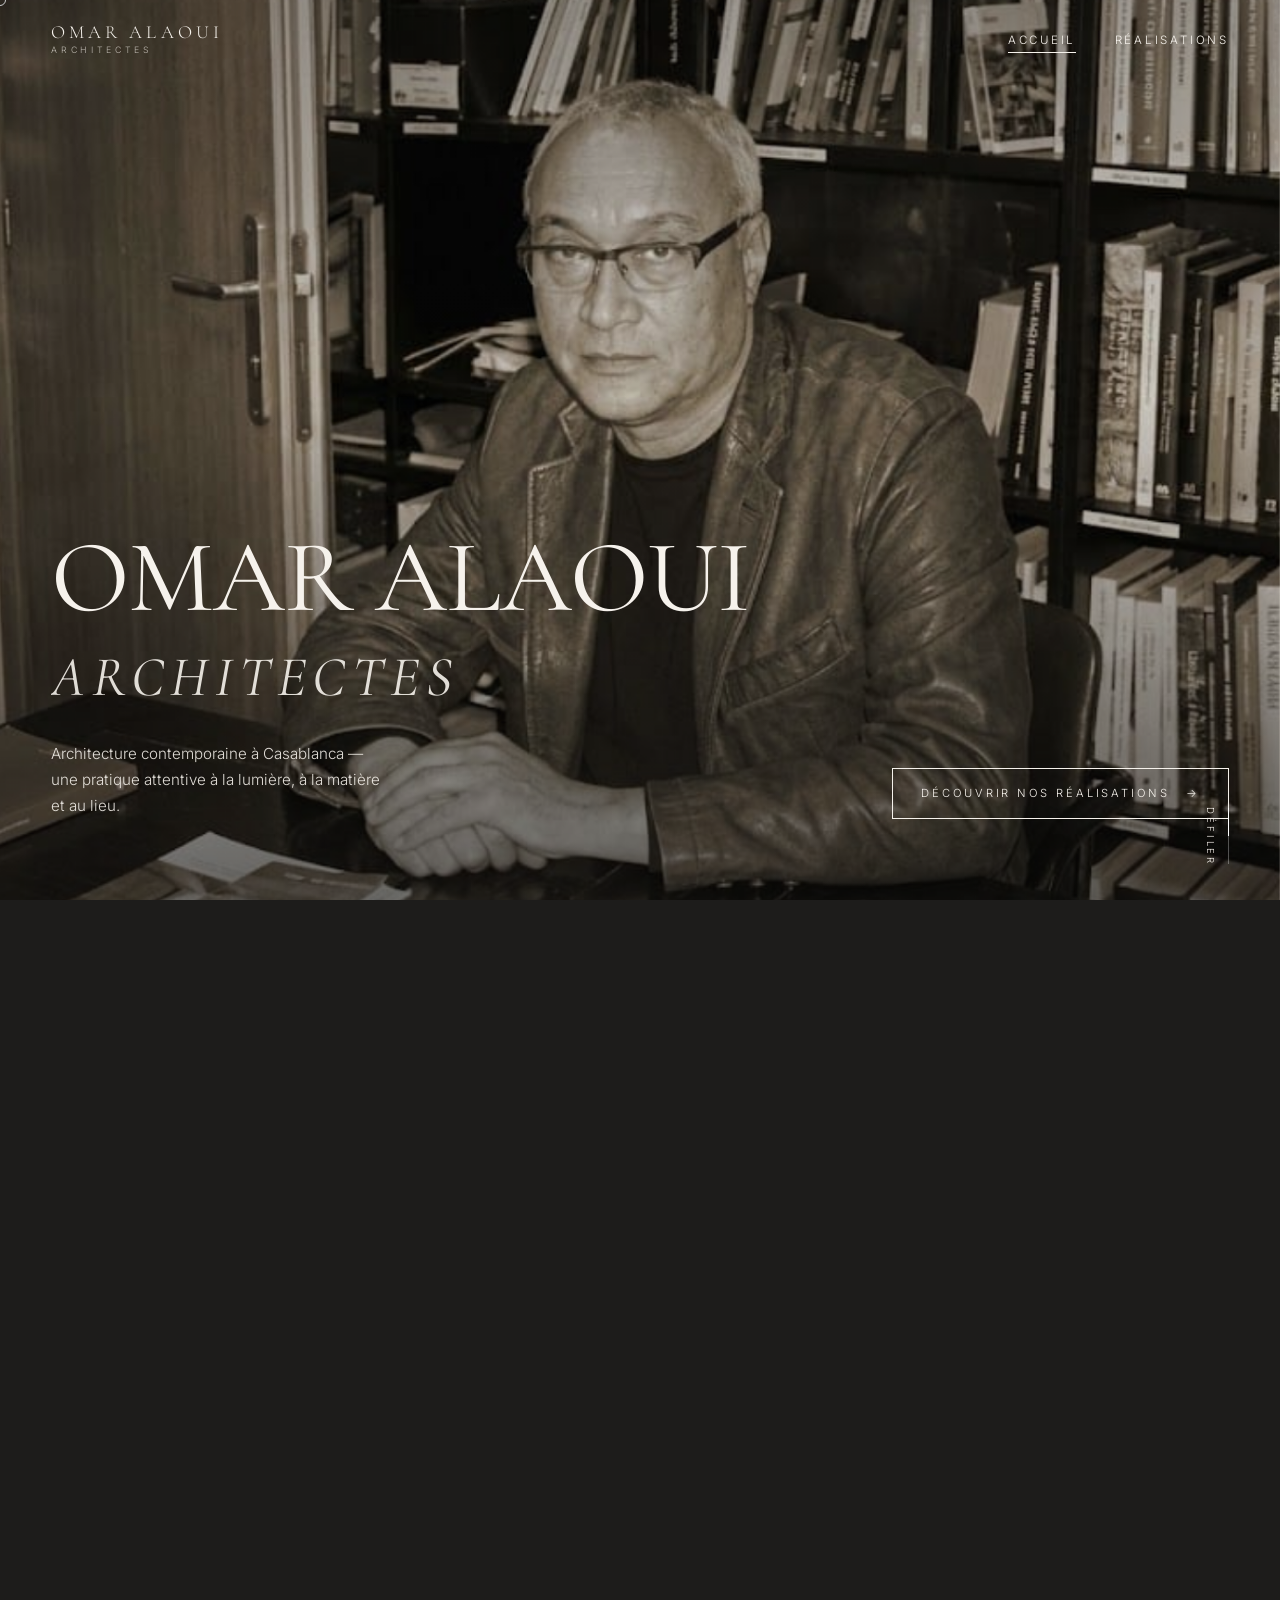
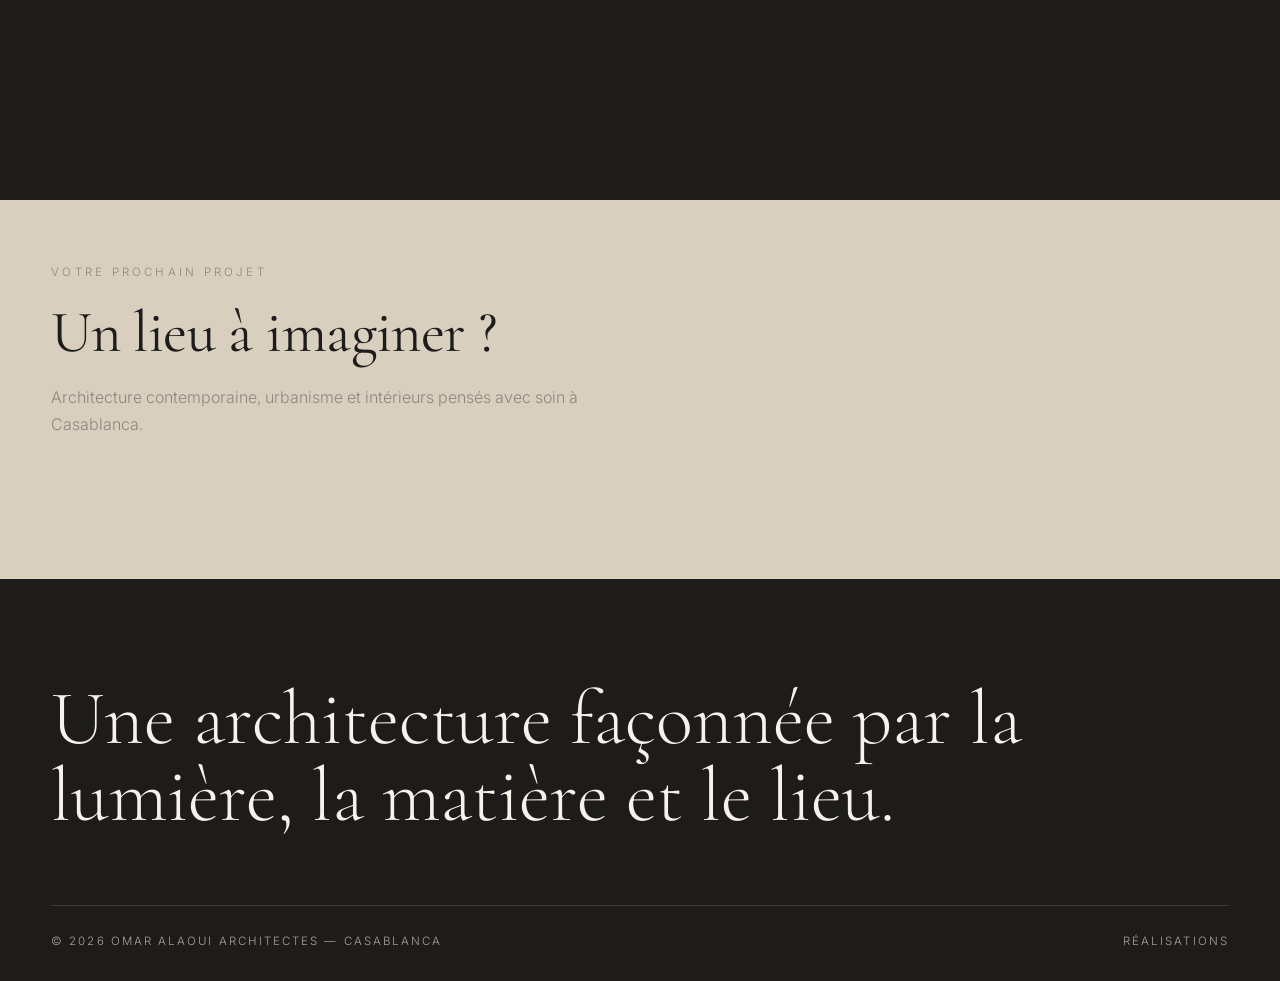
<file: index.html>
<!DOCTYPE html>
<html lang="fr">
<head>
<meta charset="utf-8">
<meta name="viewport" content="width=device-width,initial-scale=1">
<title>Omar Alaoui Architectes — Casablanca</title>
<meta name="description" content="Omar Alaoui Architectes, cabinet d'architecture basé à Casablanca, Maroc.">
<link rel="preconnect" href="https://fonts.googleapis.com"><link rel="preconnect" href="https://fonts.gstatic.com" crossorigin>
<link href="https://fonts.googleapis.com/css2?family=Cormorant+Garamond:ital,wght@0,300;0,400;0,500;1,300;1,400&family=Inter:wght@300;400&display=swap" rel="stylesheet">
<link rel="stylesheet" href="style.css">
</head>
<body data-page="home">
<a class="skip" href="#main">Aller au contenu</a>
<div id="site-header"></div>
<main id="main">
  <section class="hero" style="--hero:url('images/home-hero.png')">
    <div class="hero-media" data-parallax=".1" role="img" aria-label="Portrait en noir et blanc dans une bibliothèque"></div>
    <div class="hero-inner">
      <h1><span class="mask"><span>OMAR ALAOUI</span></span><span class="mask l2"><span>ARCHITECTES</span></span></h1>
      <div class="hero-row">
        <p>Architecture contemporaine à Casablanca — une pratique attentive à la lumière, à la matière et au lieu.</p>
        <a class="btn" href="work.html">Découvrir nos réalisations</a>
      </div>
    </div>
    <div class="scroll" aria-hidden="true"><i></i>DÉFILER</div>
  </section>

  <section class="band">
    <div class="wrap">
      <span class="eyebrow rv">Sélection</span>
      <div class="feature">
        <div class="a img-reveal"><div class="ph real" style="background-image:url('images/home-feature.png')" data-parallax=".06" role="img" aria-label="Cour intérieure contemporaine avec bassin et oliviers"></div></div>
        <div class="b rv"><h2>Une architecture pensée comme un paysage.</h2><p style="margin-top:20px;color:#bdb6aa">Lignes, lumière, matière : découvrez une sélection de projets du cabinet.</p><p style="margin-top:30px"><a class="btn" href="work.html">Voir les réalisations</a></p></div>
      </div>
    </div>
  </section>

  <section class="studio-promo" aria-labelledby="studio-promo-title">
    <div class="wrap promo-inner">
      <div class="rv">
        <span class="eyebrow">Votre prochain projet</span>
        <h2 id="studio-promo-title">Un lieu à imaginer&nbsp;?</h2>
        <p>Architecture contemporaine, urbanisme et intérieurs pensés avec soin à Casablanca.</p>
      </div>
    </div>
  </section>
</main>
<div id="site-footer"></div>
<script src="script.js"></script>
</body>
</html>
</file>
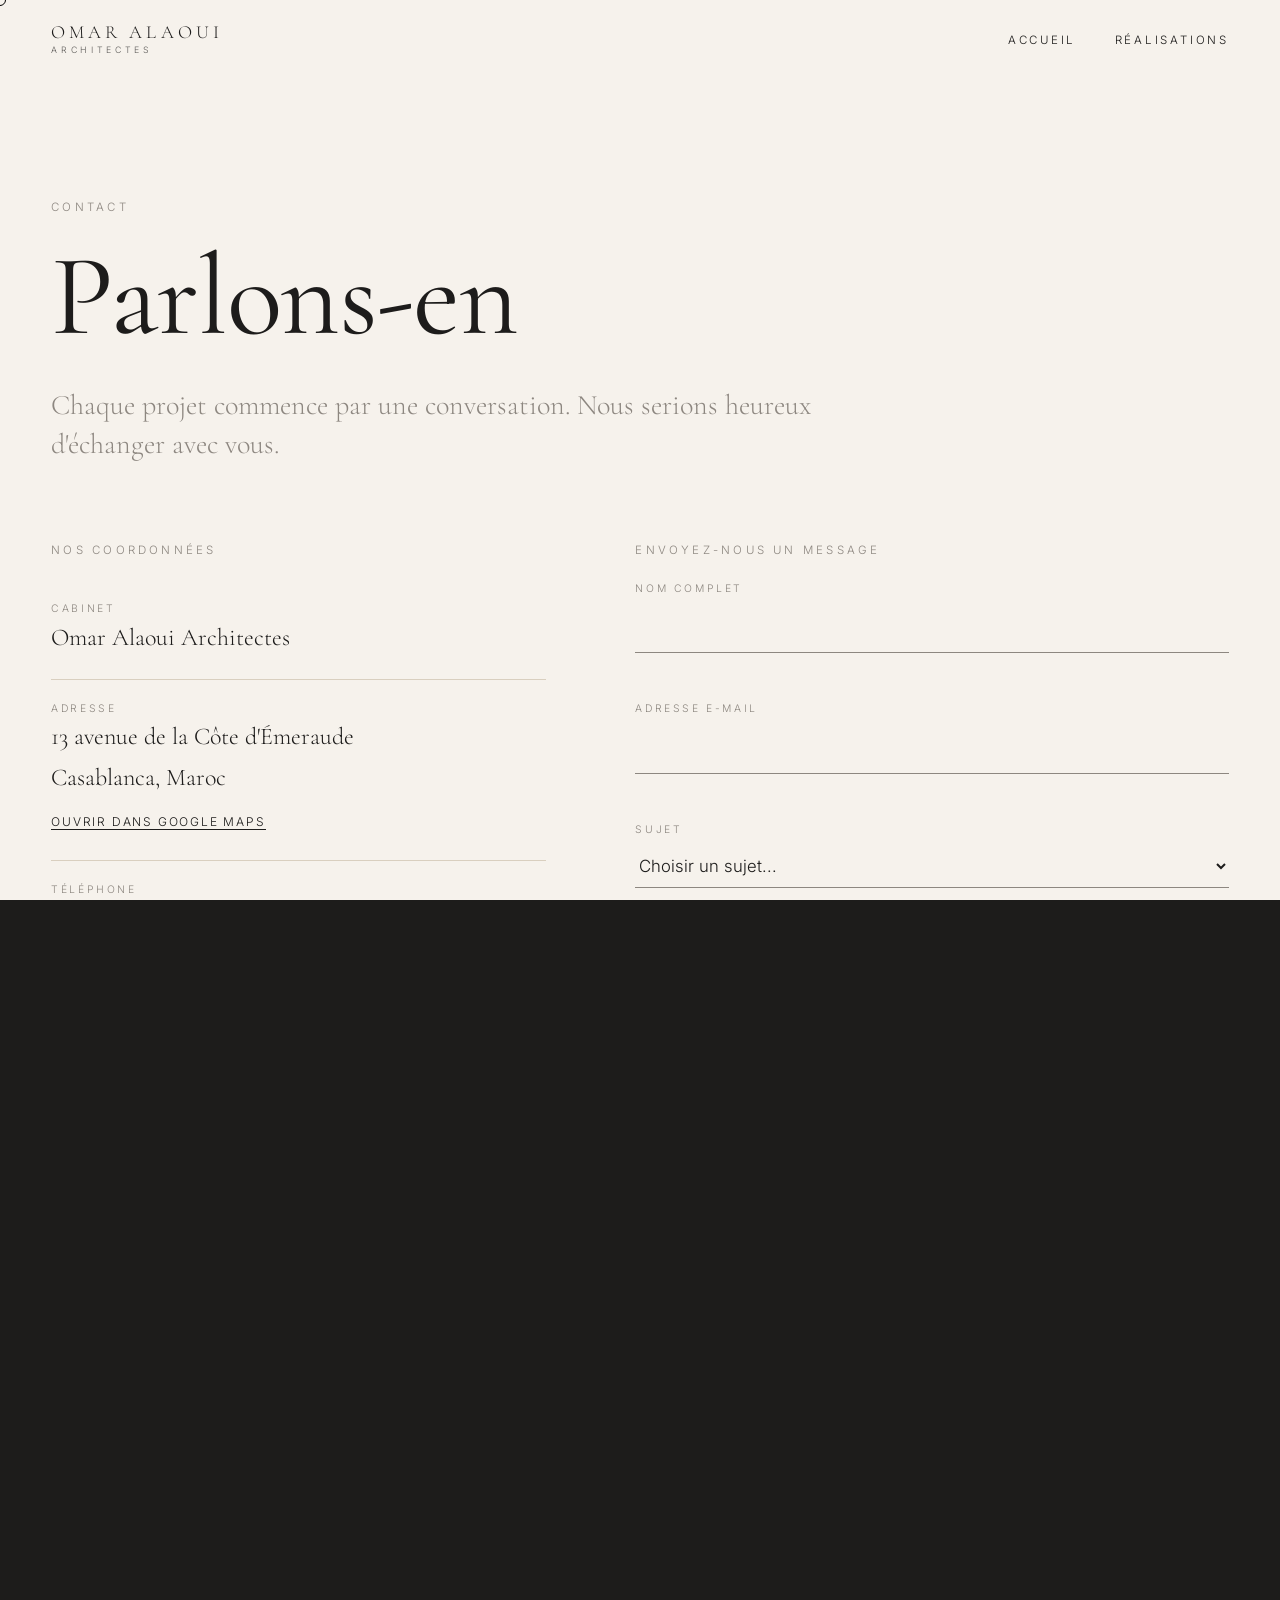
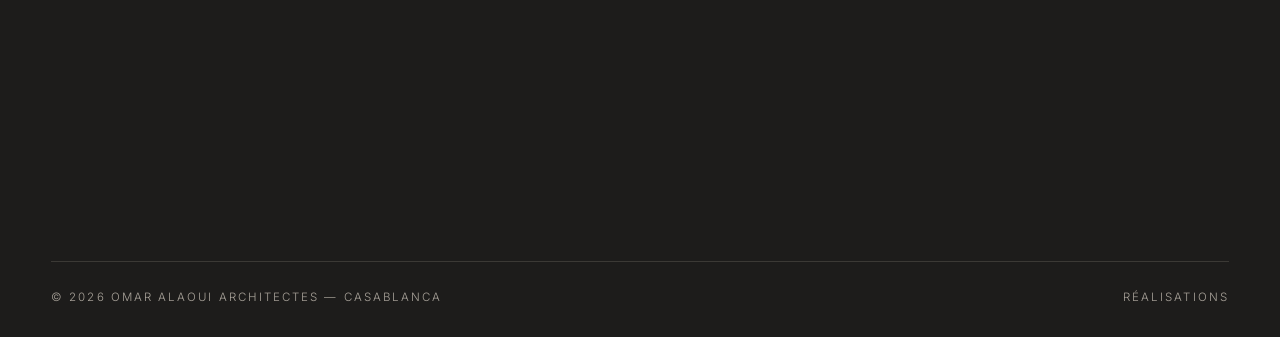
<file: contact.html>
<!DOCTYPE html>
<html lang="fr">
<head>
<meta charset="utf-8">
<meta name="viewport" content="width=device-width, initial-scale=1">

<title>Contact — Omar Alaoui Architectes</title>
<meta name="description" content="Contacter Omar Alaoui Architectes à Casablanca.">

<link rel="preconnect" href="https://fonts.googleapis.com">
<link rel="preconnect" href="https://fonts.gstatic.com" crossorigin>

<link href="https://fonts.googleapis.com/css2?family=Cormorant+Garamond:ital,wght@0,300;0,400;0,500;1,300;1,400&family=Inter:wght@300;400&display=swap" rel="stylesheet">

<link rel="stylesheet" href="style.css">
</head>

<body data-page="contact" class="light">

<a class="skip" href="#main">Aller au contenu</a>

<div id="site-header"></div>

<main id="main">

<section class="page-head">
  <div class="wrap">
    <span class="eyebrow">Contact</span>
    <h1>
      <span class="mask">
        <span>Parlons-en</span>
      </span>
    </h1>
    <p class="lead">
      Chaque projet commence par une conversation.
      Nous serions heureux d'échanger avec vous.
    </p>
  </div>
</section>

<section style="padding-top:0">
<div class="wrap contact-grid">

<!-- CONTACT INFORMATION -->

<div class="rv">

  <span class="eyebrow">Nos coordonnées</span>

  <dl>

    <div>
      <dt>Cabinet</dt>
      <dd>Omar Alaoui Architectes</dd>
    </div>

    <div>
      <dt>Adresse</dt>
      <dd>
        13 avenue de la Côte d'Émeraude<br>
        Casablanca, Maroc<br>

        <a
          href="https://www.google.com/maps/search/?api=1&query=13+avenue+de+la+C%C3%B4te+d%27%C3%89meraude+Casablanca"
          target="_blank"
          rel="noopener"
          style="font-family:var(--sans);font-size:.75rem;letter-spacing:.15em;text-transform:uppercase;border-bottom:1px solid"
        >
          Ouvrir dans Google Maps
        </a>
      </dd>
    </div>

    <div>
      <dt>Téléphone</dt>
      <dd>
        <a href="tel:+212522392406">
          +212 5 22 39 24 06
        </a>
      </dd>
    </div>

    <div>
      <dt>Email</dt>
      <dd>
        <a href="mailto:contact@omaralaoui.ma">
          contact@omaralaoui.ma
        </a>
      </dd>
    </div>

  </dl>

</div>

<!-- CONTACT FORM -->

<form id="cform" class="rv" novalidate>

  <span class="eyebrow">Envoyez-nous un message</span>

  <div class="f">
    <label for="name">Nom complet</label>
    <input
      id="name"
      name="name"
      autocomplete="name"
      required
      minlength="2"
      aria-describedby="e1"
    >
    <span class="err" id="e1"></span>
  </div>

  <div class="f">
    <label for="email">Adresse e-mail</label>
    <input
      id="email"
      name="email"
      type="email"
      autocomplete="email"
      required
      aria-describedby="e2"
    >
    <span class="err" id="e2"></span>
  </div>

  <div class="f">
    <label for="subject">Sujet</label>
    <select
      id="subject"
      name="subject"
      required
      aria-describedby="e3"
    >
      <option value="">Choisir un sujet...</option>
      <option value="Nouveau projet">Nouveau projet</option>
      <option value="Collaboration">Collaboration</option>
      <option value="Presse">Presse</option>
      <option value="Autre">Autre</option>
    </select>
    <span class="err" id="e3"></span>
  </div>

  <div class="f">
    <label for="message">Votre message</label>
    <textarea
      id="message"
      name="message"
      required
      minlength="10"
      rows="5"
      aria-describedby="e4"
    ></textarea>
    <span class="err" id="e4"></span>
  </div>

  <button class="btn dark" type="submit">
    Envoyer le message
  </button>

  <p
    id="ok"
    class="ok"
    role="status"
    tabindex="-1"
    style="display:none"
  >
    Votre application e-mail va s'ouvrir pour envoyer votre message.
  </p>

</form>

</div>

<div class="wrap">
  <div class="mapbox">
    Omar Alaoui Architectes — Casablanca, Maroc.
    Merci de contacter le cabinet pour confirmer les coordonnées
    avant tout déplacement.
  </div>
</div>

</section>

</main>

<div id="site-footer"></div>

<script src="script.js"></script>

<script>
(function () {

  const form = document.getElementById('cform');

  if (!form) return;

  const fields = {
    name: {
      error: 'Veuillez saisir votre nom.',
      validate: value => value.trim().length >= 2
    },

    email: {
      error: 'Veuillez saisir une adresse e-mail valide.',
      validate: value => /^[^\s@]+@[^\s@]+\.[^\s@]{2,}$/.test(value.trim())
    },

    subject: {
      error: 'Veuillez choisir un sujet.',
      validate: value => value !== ''
    },

    message: {
      error: 'Votre message doit contenir au moins 10 caractères.',
      validate: value => value.trim().length >= 10
    }
  };

  function check(input) {

    const rule = fields[input.name];

    const error = input.parentElement.querySelector('.err');

    const valid = rule.validate(input.value);

    error.textContent = valid ? '' : rule.error;

    input.setAttribute('aria-invalid', String(!valid));

    return valid;
  }

  form.querySelectorAll('input, select, textarea')
    .forEach(input => {

      input.addEventListener('blur', () => check(input));

      input.addEventListener('input', () => {

        if (input.getAttribute('aria-invalid') === 'true') {
          check(input);
        }

      });

      input.addEventListener('change', () => check(input));

    });

  form.addEventListener('submit', function (event) {

    event.preventDefault();

    let valid = true;
    let firstInvalid = null;

    form.querySelectorAll('input, select, textarea')
      .forEach(input => {

        if (!check(input)) {
          valid = false;
          firstInvalid = firstInvalid || input;
        }

      });

    if (!valid) {
      firstInvalid.focus();
      return;
    }

    const name = document.getElementById('name').value.trim();
    const email = document.getElementById('email').value.trim();
    const subject = document.getElementById('subject').value;
    const message = document.getElementById('message').value.trim();

    const recipient = 'contact@omaralaoui.ma';

    const mailSubject = encodeURIComponent(subject + ' — ' + name);

    const mailBody = encodeURIComponent(
      'Nom : ' + name +
      '\nE-mail : ' + email +
      '\nSujet : ' + subject +
      '\n\nMessage :\n' + message
    );

    const mailto =
      'mailto:' + recipient +
      '?subject=' + mailSubject +
      '&body=' + mailBody;

    document.getElementById('ok').style.display = 'block';

    window.location.href = mailto;

  });

})();
</script>

</body>
</html>
</file>
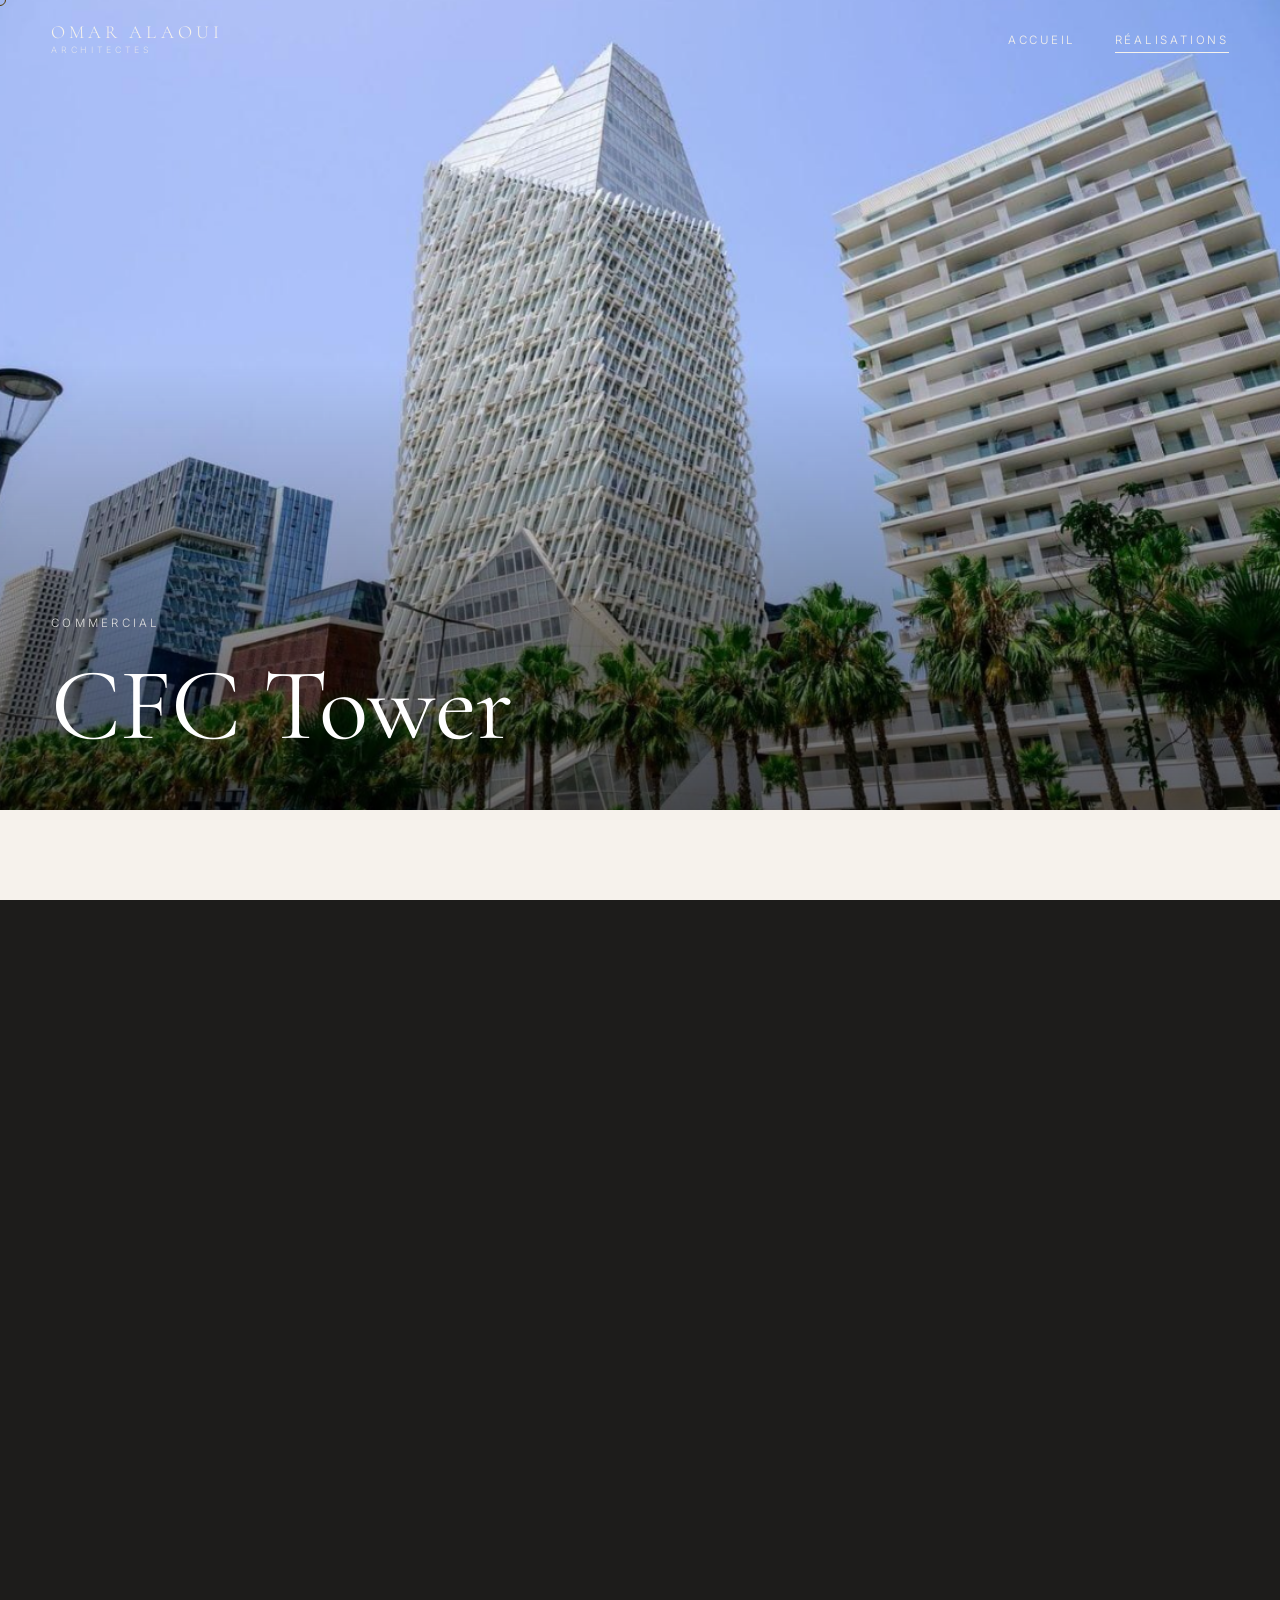
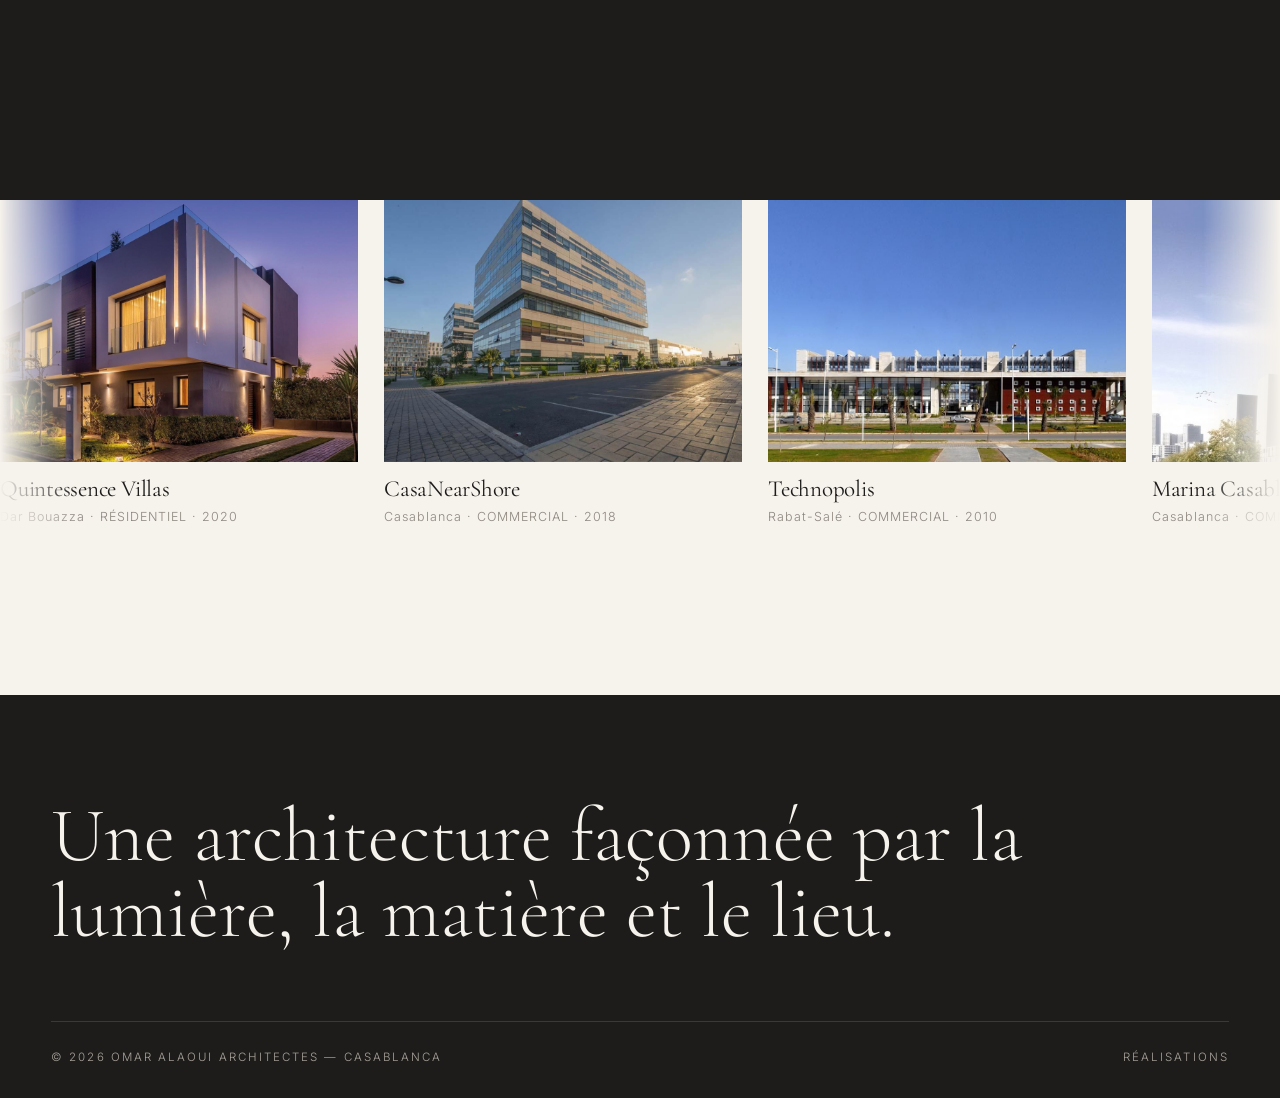
<file: project.html>
<!DOCTYPE html>
<html lang="fr">
<head>
<meta charset="utf-8">
<meta name="viewport" content="width=device-width,initial-scale=1">
<title>Projet — Omar Alaoui Architectes</title>
<link rel="preconnect" href="https://fonts.googleapis.com"><link rel="preconnect" href="https://fonts.gstatic.com" crossorigin>
<link href="https://fonts.googleapis.com/css2?family=Cormorant+Garamond:ital,wght@0,300;0,400;0,500;1,300;1,400&family=Inter:wght@300;400&display=swap" rel="stylesheet">
<link rel="stylesheet" href="style.css">
</head>
<body data-page="project">
<a class="skip" href="#main">Aller au contenu</a>
<div id="site-header"></div>
<main id="main"><div id="project"></div></main>
<div id="site-footer"></div>
<script src="script.js"></script>
</body>
</html>
</file>
<file: style.css>
/* ============================================================
   Omar Alaoui Architectes — shared styles
   ============================================================ */
:root{
  --white:#f6f2ec; --paper:#efe9df; --beige:#d9cfbf; --stone:#8d8780; --char:#1d1c1b; --ink:#111;
  --serif:'Cormorant Garamond','Cormorant',Georgia,'Times New Roman',serif;
  --sans:'Inter','Helvetica Neue',Arial,system-ui,sans-serif;
  --pad:clamp(20px,4vw,64px); --ease:cubic-bezier(.19,1,.22,1);
  --hero:url('images/architecture.jpg');
}

/* Reset */
*{box-sizing:border-box;margin:0;padding:0}
html{scroll-behavior:smooth;-webkit-text-size-adjust:100%}
body{background:var(--white);color:var(--char);font-family:var(--sans);font-weight:300;line-height:1.7;overflow-x:hidden;-webkit-font-smoothing:antialiased}
img{max-width:100%;display:block}
a{color:inherit;text-decoration:none}
button{font:inherit;color:inherit;background:none;border:0;cursor:pointer}
:focus-visible{outline:2px solid var(--char);outline-offset:4px}
.skip{position:absolute;left:-999px;top:8px;background:var(--char);color:var(--white);padding:8px 14px;z-index:300}
.skip:focus{left:8px}

/* Typography */
h1,h2,h3{font-family:var(--serif);font-weight:400;line-height:1.05;letter-spacing:-.01em}
h1{font-size:clamp(2.8rem,8vw,7.5rem)}
h2{font-size:clamp(2rem,4.6vw,4rem)}
h3{font-size:clamp(1.4rem,2.2vw,2rem)}
.eyebrow{font-size:.72rem;letter-spacing:.28em;text-transform:uppercase;color:var(--stone);display:block;margin-bottom:1.2rem}
.wrap{padding-inline:var(--pad);max-width:1600px;margin-inline:auto}
section{padding-block:clamp(70px,11vw,160px)}
p{max-width:62ch}
.lead{font-family:var(--serif);font-size:clamp(1.3rem,2.2vw,2rem);line-height:1.4;max-width:30em}

/* Loader & page transitions */
.loader,.curtain{position:fixed;inset:0;background:var(--char);color:var(--white);z-index:500;display:flex;align-items:center;justify-content:center;flex-direction:column;gap:14px}
.loader{transition:transform 1s var(--ease) .2s}
.loader.done{transform:translateY(-100%);pointer-events:none}
.loader b{font-family:var(--serif);font-weight:400;font-size:clamp(1.4rem,3vw,2.2rem);letter-spacing:.3em;text-align:center;max-width:90vw;word-break:break-word}
.loader i{display:block;width:120px;height:1px;background:rgba(255,255,255,.2);position:relative;overflow:hidden}
.loader i::after{content:"";position:absolute;inset:0;background:var(--white);transform:translateX(-100%);animation:ld 1s var(--ease) forwards}
@keyframes ld{to{transform:none}}
.curtain{transform:translateY(100%);transition:transform .7s var(--ease);pointer-events:none}
.curtain.on{transform:none;pointer-events:all}

/* 3D loader canvas */
.loader-canvas {
  display: block;
  width: 160px;
  height: 160px;
  margin-bottom: 4px;
}
@media (max-width: 600px) {
  .loader-canvas { width: 120px; height: 120px; }
}

/* Header */
header.site{position:fixed;top:0;left:0;right:0;z-index:200;display:flex;justify-content:space-between;align-items:center;padding:22px var(--pad);transition:background .4s,color .4s,padding .4s;color:var(--white)}
header.site.solid,body.light header.site{color:var(--char)}
header.site.solid{background:rgba(246,242,236,.92);backdrop-filter:blur(10px);padding-block:14px}
.logo{font-family:var(--serif);font-size:1.15rem;letter-spacing:.22em;line-height:1.1;text-transform:uppercase}
.logo small{display:block;font-family:var(--sans);font-size:.55rem;letter-spacing:.42em;opacity:.7;margin-top:3px}
nav.main ul{display:flex;gap:clamp(18px,3vw,44px);list-style:none}
nav.main a{font-size:.72rem;letter-spacing:.24em;position:relative;padding-block:6px}
nav.main a::after{content:"";position:absolute;left:0;bottom:0;height:1px;width:100%;background:currentColor;transform:scaleX(0);transform-origin:right;transition:transform .5s var(--ease)}
nav.main a:hover::after,nav.main a[aria-current="page"]::after{transform:scaleX(1);transform-origin:left}
.burger{display:none;width:44px;height:44px;position:relative;z-index:230}
.burger span{position:absolute;left:10px;right:10px;height:1px;background:currentColor;transition:transform .4s var(--ease),top .4s}
.burger span:nth-child(1){top:18px}
.burger span:nth-child(2){top:26px}
.menu-open .burger span:nth-child(1){top:22px;transform:rotate(45deg)}
.menu-open .burger span:nth-child(2){top:22px;transform:rotate(-45deg)}
body.menu-open{overflow:hidden}

/* Hero (homepage) */
.hero{position:relative;height:100vh;min-height:620px;color:var(--white);overflow:hidden;padding:0;display:flex;align-items:flex-end}
.hero-media{position:absolute;inset:-6% 0;background:
  linear-gradient(to top,rgba(10,10,10,.65),rgba(10,10,10,.1) 55%,rgba(10,10,10,.35)),
  var(--hero) center/cover no-repeat,
  linear-gradient(115deg,#3a3835 0%,#6b665f 38%,#a89f92 62%,#d9cfbf 100%);
  will-change:transform;transform:scale(1.08);animation:zoom 2.4s var(--ease) 1.2s forwards}
@keyframes zoom{to{transform:scale(1)}}
.hero-inner{position:relative;width:100%;padding:0 var(--pad) clamp(70px,9vh,110px)}
.hero h1{display:flex;flex-direction:column}
.hero h1 .l2{font-style:italic;font-size:.55em;letter-spacing:.12em;margin-top:.3em;opacity:.9}
.mask{display:block;overflow:hidden}
.mask>span{display:block;transform:translateY(110%);transition:transform 1.2s var(--ease)}
.ready .mask>span{transform:none}
.mask:nth-child(2)>span{transition-delay:.15s}
.hero-row{display:flex;justify-content:space-between;align-items:flex-end;gap:24px;margin-top:34px;flex-wrap:wrap}
.hero-row p{font-size:.95rem;max-width:38ch;opacity:.9}
.btn{display:inline-flex;align-items:center;gap:16px;border:1px solid currentColor;padding:15px 28px;font-size:.7rem;letter-spacing:.26em;text-transform:uppercase;position:relative;overflow:hidden;transition:color .5s,background .5s;cursor:pointer;background:transparent}
.btn::after{content:"→";transition:transform .4s var(--ease)}
.btn:hover::after{transform:translateX(6px)}
.btn:hover{background:var(--white);color:var(--char)}
.btn.dark:hover{background:var(--char);color:var(--white)}
.scroll{position:absolute;right:var(--pad);bottom:34px;display:flex;flex-direction:column;align-items:center;gap:10px;font-size:.6rem;letter-spacing:.3em;writing-mode:vertical-rl}
.scroll i{width:1px;height:56px;background:rgba(255,255,255,.3);position:relative;overflow:hidden}
.scroll i::after{content:"";position:absolute;left:0;top:0;width:1px;height:50%;background:#fff;animation:sc 2s infinite}
@keyframes sc{from{transform:translateY(-100%)}to{transform:translateY(200%)}}

/* Reveal animations */
.rv{opacity:0;transform:translateY(40px);transition:opacity 1.1s var(--ease),transform 1.1s var(--ease)}
.rv.in{opacity:1;transform:none}
.img-reveal{position:relative;overflow:hidden}
.img-reveal::after{content:"";position:absolute;inset:0;background:var(--paper);transform-origin:top;transition:transform 1.2s var(--ease)}
.img-reveal.in::after{transform:scaleY(0)}

/* Placeholder visuals (when image is missing) */
.ph{position:relative;background-size:cover;background-position:center;width:100%;height:100%;min-height:100%;transition:transform 1.4s var(--ease)}
.ph::before{content:"SAMPLE VISUAL";position:absolute;left:14px;top:14px;font-size:.55rem;letter-spacing:.25em;color:rgba(255,255,255,.75);z-index:2}
.ph-1{background:repeating-linear-gradient(90deg,rgba(255,255,255,.07) 0 2px,transparent 2px 46px),linear-gradient(160deg,#cfc5b4,#7d766b 55%,#2c2a27)}
.ph-2{background:linear-gradient(0deg,rgba(0,0,0,.25),transparent 50%),repeating-linear-gradient(0deg,rgba(0,0,0,.09) 0 18px,transparent 18px 52px),linear-gradient(120deg,#e6ddcd,#b9ad99 60%,#8d8780)}
.ph-3{background:radial-gradient(circle at 70% 30%,rgba(255,255,255,.35),transparent 40%),linear-gradient(200deg,#4b4843,#23211f)}
.ph-4{background:repeating-linear-gradient(135deg,rgba(255,255,255,.08) 0 2px,transparent 2px 38px),linear-gradient(180deg,#b9b1a4,#5d5851)}
.ph-5{background:linear-gradient(90deg,rgba(0,0,0,.18) 0 33%,transparent 33% 66%,rgba(0,0,0,.1) 66%),linear-gradient(170deg,#efe9df,#c9bfae 60%,#8d8780)}
.ph-6{background:radial-gradient(ellipse at 30% 80%,rgba(255,255,255,.3),transparent 50%),linear-gradient(150deg,#6f685f,#2a2826)}
.ph.charika{background-image:linear-gradient(0deg,rgba(0,0,0,.15),transparent),var(--hero),linear-gradient(120deg,#6b665f,#d9cfbf)}

/* Real photos */
.ph img{position:absolute;inset:0;width:100%;height:100%;object-fit:cover;z-index:3}
.ph.real::before{display:none}

/* Split / stats / feature */
.split{display:grid;grid-template-columns:1fr 1.4fr;gap:clamp(30px,6vw,100px);align-items:start}
.stats{display:grid;grid-template-columns:repeat(3,1fr);gap:30px;margin-top:60px;border-top:1px solid var(--beige);padding-top:30px}
.stats b{font-family:var(--serif);font-weight:400;font-size:2.4rem;display:block}
.stats span{font-size:.7rem;letter-spacing:.2em;text-transform:uppercase;color:var(--stone)}
.band{background:var(--char);color:var(--white)}
.band .eyebrow{color:#a9a39a}
.feature{display:grid;grid-template-columns:repeat(12,1fr);gap:24px;align-items:end}
.feature .a{grid-column:1/8;aspect-ratio:16/11}
.feature .b{grid-column:9/13;aspect-ratio:3/4}
.photo-credit{position:absolute;left:14px;bottom:14px;z-index:2;color:rgba(255,255,255,.9);font-size:.6rem;letter-spacing:.08em;text-shadow:0 1px 5px rgba(0,0,0,.7)}
.parallax{will-change:transform}

/* Studio promo */
.studio-promo{background:var(--beige)}
.promo-inner{display:flex;justify-content:space-between;align-items:flex-end;gap:40px}
.promo-inner h2{max-width:12em}
.promo-inner .eyebrow{color:var(--stone)}
.promo-inner .rv>p{margin-top:20px;color:var(--stone)}
.promo-inner>p{flex-shrink:0}

/* Inner page head */
.page-head{padding-top:clamp(150px,22vh,240px);padding-bottom:clamp(40px,6vw,80px)}
.page-head h1{font-size:clamp(3rem,9vw,8rem)}
.page-head p{margin-top:28px;color:var(--stone)}

/* Filters */
.filters{display:flex;flex-wrap:wrap;gap:8px 28px;border-top:1px solid var(--beige);border-bottom:1px solid var(--beige);padding:18px 0;margin-bottom:50px}
.filters button{font-size:.7rem;letter-spacing:.24em;padding:6px 0;color:var(--stone);position:relative;transition:color .3s}
.filters button[aria-pressed="true"],.filters button:hover{color:var(--char)}
.filters button[aria-pressed="true"]::after{content:"";position:absolute;left:0;right:0;bottom:0;height:1px;background:var(--char)}

/* Project grid */
.grid{display:grid;grid-template-columns:repeat(12,1fr);gap:clamp(24px,3vw,48px) 24px}
.card{display:block;grid-column:span 6;transition:opacity .5s,transform .5s var(--ease)}
.card:nth-child(4n+1){grid-column:1/8}
.card:nth-child(4n+2){grid-column:9/13;margin-top:18vw}
.card:nth-child(4n+3){grid-column:2/7}
.card:nth-child(4n+4){grid-column:7/13;margin-top:6vw}
.card .frame{overflow:hidden;aspect-ratio:4/3;background:var(--paper)}
.card:nth-child(4n+2) .frame{aspect-ratio:3/4}
.card:nth-child(4n+3) .frame{aspect-ratio:1/1}
.card:hover .ph{transform:scale(1.06)}
.card.hide{display:none}
.meta{display:flex;justify-content:space-between;gap:20px;padding-top:16px;font-size:.78rem;letter-spacing:.08em;color:var(--stone)}
.meta h3{color:var(--char);margin-bottom:4px}
.note{font-size:.78rem;color:var(--stone);border-left:1px solid var(--beige);padding-left:14px;margin-top:40px}

/* Project detail */
.pd-hero{height:90vh;min-height:520px;position:relative;padding:0;overflow:hidden}
.pd-hero .ph{position:absolute;inset:-5% 0;height:110%}
.pd-hero::after{content:"";position:absolute;inset:0;background:linear-gradient(to top,rgba(0,0,0,.55),transparent 55%)}
.pd-hero .t{position:absolute;z-index:3;left:var(--pad);bottom:50px;color:#fff}
.info{display:grid;grid-template-columns:repeat(4,1fr);gap:24px;border-bottom:1px solid var(--beige);padding-bottom:30px;margin-bottom:60px}
.info dt{font-size:.65rem;letter-spacing:.25em;text-transform:uppercase;color:var(--stone)}
.info dd{font-family:var(--serif);font-size:1.3rem}
.gal{display:grid;grid-template-columns:repeat(12,1fr);gap:24px}
.gal>div:nth-child(1){grid-column:1/8;aspect-ratio:4/3}
.gal>div:nth-child(2){grid-column:8/13;aspect-ratio:3/4;margin-top:6vw}
.gal>div:nth-child(3){grid-column:3/13;aspect-ratio:21/9}
.gal>div:nth-child(4){grid-column:1/7;aspect-ratio:4/3}
.gal>div{overflow:hidden}

/* Other projects carousel (project page) */
.more{padding-top:0}
.more .wrap{border-top:1px solid var(--beige);padding-top:clamp(50px,7vw,90px);margin-bottom:clamp(28px,4vw,50px)}
.more h2{margin-top:-.4rem}
.mq{overflow:hidden;-webkit-mask-image:linear-gradient(90deg,transparent,#000 6%,#000 94%,transparent);mask-image:linear-gradient(90deg,transparent,#000 6%,#000 94%,transparent)}
.mq-track{display:flex;width:max-content;animation:mq 60s linear infinite;will-change:transform}
.mq:hover .mq-track,.mq:focus-within .mq-track{animation-play-state:paused}
@keyframes mq{to{transform:translateX(-50%)}}
.mq-card{display:block;flex:0 0 auto;width:clamp(240px,28vw,380px);margin-right:clamp(16px,2vw,28px)}
.mq-card .frame{overflow:hidden;aspect-ratio:4/3;background:var(--paper)}
.mq-card:hover .ph,.mq-card:focus-visible .ph{transform:scale(1.06)}
.mq-card .meta{padding-top:14px}
.mq-card .meta h3{font-size:clamp(1.2rem,1.8vw,1.6rem);line-height:1.15}

/* Studio page */
.portrait{aspect-ratio:3/4;overflow:hidden}
.pillars{display:grid;grid-template-columns:repeat(3,1fr);gap:40px}
.pillars div{border-top:1px solid #4a4743;padding-top:24px}
.pillars h3{margin-bottom:12px}
.pillars p{color:#bdb6aa;font-size:.92rem}
.timeline{list-style:none;border-left:1px solid var(--beige);margin-left:6px}
.timeline li{padding:0 0 36px 30px;position:relative}
.timeline li::before{content:"";position:absolute;left:-4px;top:10px;width:7px;height:7px;background:var(--char);border-radius:50%}
.timeline b{font-family:var(--serif);font-weight:400;font-size:1.5rem}

/* Services */
.svc{display:grid;grid-template-columns:1fr 1fr;gap:clamp(30px,6vw,100px);align-items:center;padding-block:clamp(40px,6vw,90px);border-top:1px solid var(--beige)}
.svc:nth-child(even) .svc-img{order:2}
.svc-img{aspect-ratio:4/3;overflow:hidden}
.svc .n{font-family:var(--serif);font-size:1rem;color:var(--stone)}
.svc h2{margin:10px 0 20px}
.svc ul{list-style:none;margin-top:22px;font-size:.78rem;letter-spacing:.14em;text-transform:uppercase;color:var(--stone)}
.svc li{padding:8px 0;border-bottom:1px solid var(--beige)}
.svc:hover .ph{transform:scale(1.05)}

/* Contact */
.contact-grid{display:grid;grid-template-columns:1fr 1.2fr;gap:clamp(40px,7vw,120px)}
.contact-grid dl div{padding:20px 0;border-bottom:1px solid var(--beige)}
.contact-grid dt{font-size:.65rem;letter-spacing:.25em;text-transform:uppercase;color:var(--stone)}
.contact-grid dd{font-family:var(--serif);font-size:1.5rem}
form .f{position:relative;margin-bottom:30px}
form label{display:block;font-size:.65rem;letter-spacing:.25em;text-transform:uppercase;color:var(--stone);margin-bottom:6px}
form input,form select,form textarea{width:100%;background:transparent;border:0;border-bottom:1px solid var(--stone);padding:10px 0;font:inherit;font-size:1.05rem;color:var(--char);border-radius:0}
form textarea{min-height:120px;resize:vertical}
form input:focus,form select:focus,form textarea:focus{outline:0;border-color:var(--char)}
.err{color:#9b2c1f;font-size:.75rem;min-height:1.1em;display:block;margin-top:4px}
.ok{display:none;padding:18px;border:1px solid var(--char);margin-top:24px}
.ok.show{display:block}
.mapbox{margin-top:60px;border:1px dashed var(--stone);padding:40px;text-align:center;color:var(--stone);font-size:.85rem;background:var(--paper)}

/* Footer */
footer.site{background:var(--char);color:var(--white);padding:clamp(60px,8vw,110px) var(--pad) 30px}
footer .big{font-family:var(--serif);font-size:clamp(2rem,6vw,5.5rem);line-height:1;max-width:14em}
footer .cols{display:flex;justify-content:space-between;flex-wrap:wrap;gap:30px;margin-top:70px;padding-top:26px;border-top:1px solid #3b3935;font-size:.72rem;letter-spacing:.18em;text-transform:uppercase;color:#a9a39a}
footer .cols a:hover{color:#fff}

/* Custom cursor */
.cursor{position:fixed;left:0;top:0;width:12px;height:12px;border:1px solid var(--white);border-radius:50%;pointer-events:none;z-index:600;mix-blend-mode:difference;transition:width .3s var(--ease),height .3s var(--ease),background .3s;transform:translate(-50%,-50%);display:none}
.cursor.big{width:56px;height:56px;background:rgba(255,255,255,.15)}
@media (hover:hover) and (pointer:fine){.cursor{display:block}}

/* Responsive */
@media(max-width:900px){
  .burger{display:block}
  nav.main{position:fixed;inset:0;background:var(--char);color:var(--white);display:flex;align-items:center;justify-content:center;transform:translateY(-100%);transition:transform .8s var(--ease);z-index:220;visibility:hidden}
  .menu-open nav.main{transform:none;visibility:visible}
  .menu-open header.site{z-index:230;color:var(--white);background:transparent;backdrop-filter:none}
  nav.main ul{flex-direction:column;align-items:center;gap:26px}
  nav.main a{display:block;padding:10px 16px;font-family:var(--serif);font-size:2.2rem;letter-spacing:.08em}
  .split,.contact-grid,.svc{grid-template-columns:1fr}
  .promo-inner{align-items:flex-start;flex-direction:column}
  .svc:nth-child(even) .svc-img{order:0}
  .feature .a,.feature .b{grid-column:1/-1}
  .pillars{grid-template-columns:1fr}
  .info{grid-template-columns:repeat(2,1fr)}
  .card,.card:nth-child(n){grid-column:1/-1;margin-top:0}
  .card:nth-child(n) .frame{aspect-ratio:4/3}
  .gal>div:nth-child(n){grid-column:1/-1;margin-top:0;aspect-ratio:4/3}
  .scroll{display:none}
  .stats{grid-template-columns:1fr}
}

@media(max-width:600px){
  :root{--pad:20px}
  header.site{padding-top:max(14px,env(safe-area-inset-top))}
  .logo{font-size:1rem;letter-spacing:.16em}
  .burger{width:48px;height:48px;margin-right:-8px}
  .hero{height:100vh;height:100svh;min-height:min(600px,100svh)}
  .hero-inner{padding-bottom:max(76px,10svh)}
  .hero h1{font-size:clamp(2.55rem,12vw,4.2rem)}
  .hero h1 .l2{font-size:.48em}
  .hero-row{align-items:flex-start;flex-direction:column;gap:22px;margin-top:24px}
  .hero-row p{font-size:.9rem;max-width:34ch}
  .btn{min-height:48px;padding:13px 18px;font-size:.65rem;letter-spacing:.16em}
  .feature{gap:28px}
  .feature .a{aspect-ratio:4/3}
  .feature .b{aspect-ratio:auto}
  .page-head{padding-top:140px}
  .page-head h1{font-size:clamp(2.8rem,13vw,4.5rem);overflow-wrap:anywhere}
  .filters{gap:10px 18px;margin-bottom:32px}
  .filters button{min-height:40px;font-size:.64rem;letter-spacing:.14em}
  .filters #count{flex-basis:100%;margin-left:0!important;padding-top:8px}
  .meta{gap:12px;font-size:.72rem}
  .meta>span{white-space:nowrap}
  .info{gap:20px 12px;margin-bottom:38px}
  .info dd{font-size:1.15rem;overflow-wrap:anywhere}
  .pd-hero{height:78vh;height:78svh;min-height:420px}
  .pd-hero .t{bottom:32px}
  .gal{gap:16px}
  .contact-grid dd{font-size:1.3rem;overflow-wrap:anywhere}
  .mapbox{margin-top:36px;padding:24px 18px}
  footer .cols{flex-direction:column;gap:18px;margin-top:42px;font-size:.65rem;letter-spacing:.12em}
}

/* Reduced motion */
@media(prefers-reduced-motion:reduce){
  *,*::before,*::after{animation-duration:.01ms!important;transition-duration:.01ms!important;scroll-behavior:auto!important}
  .rv,.mask>span{opacity:1;transform:none}
  .img-reveal::after{display:none}
  .mq-track{animation:none!important}
  .mq{overflow-x:auto;-webkit-mask-image:none;mask-image:none}
}
</file>
